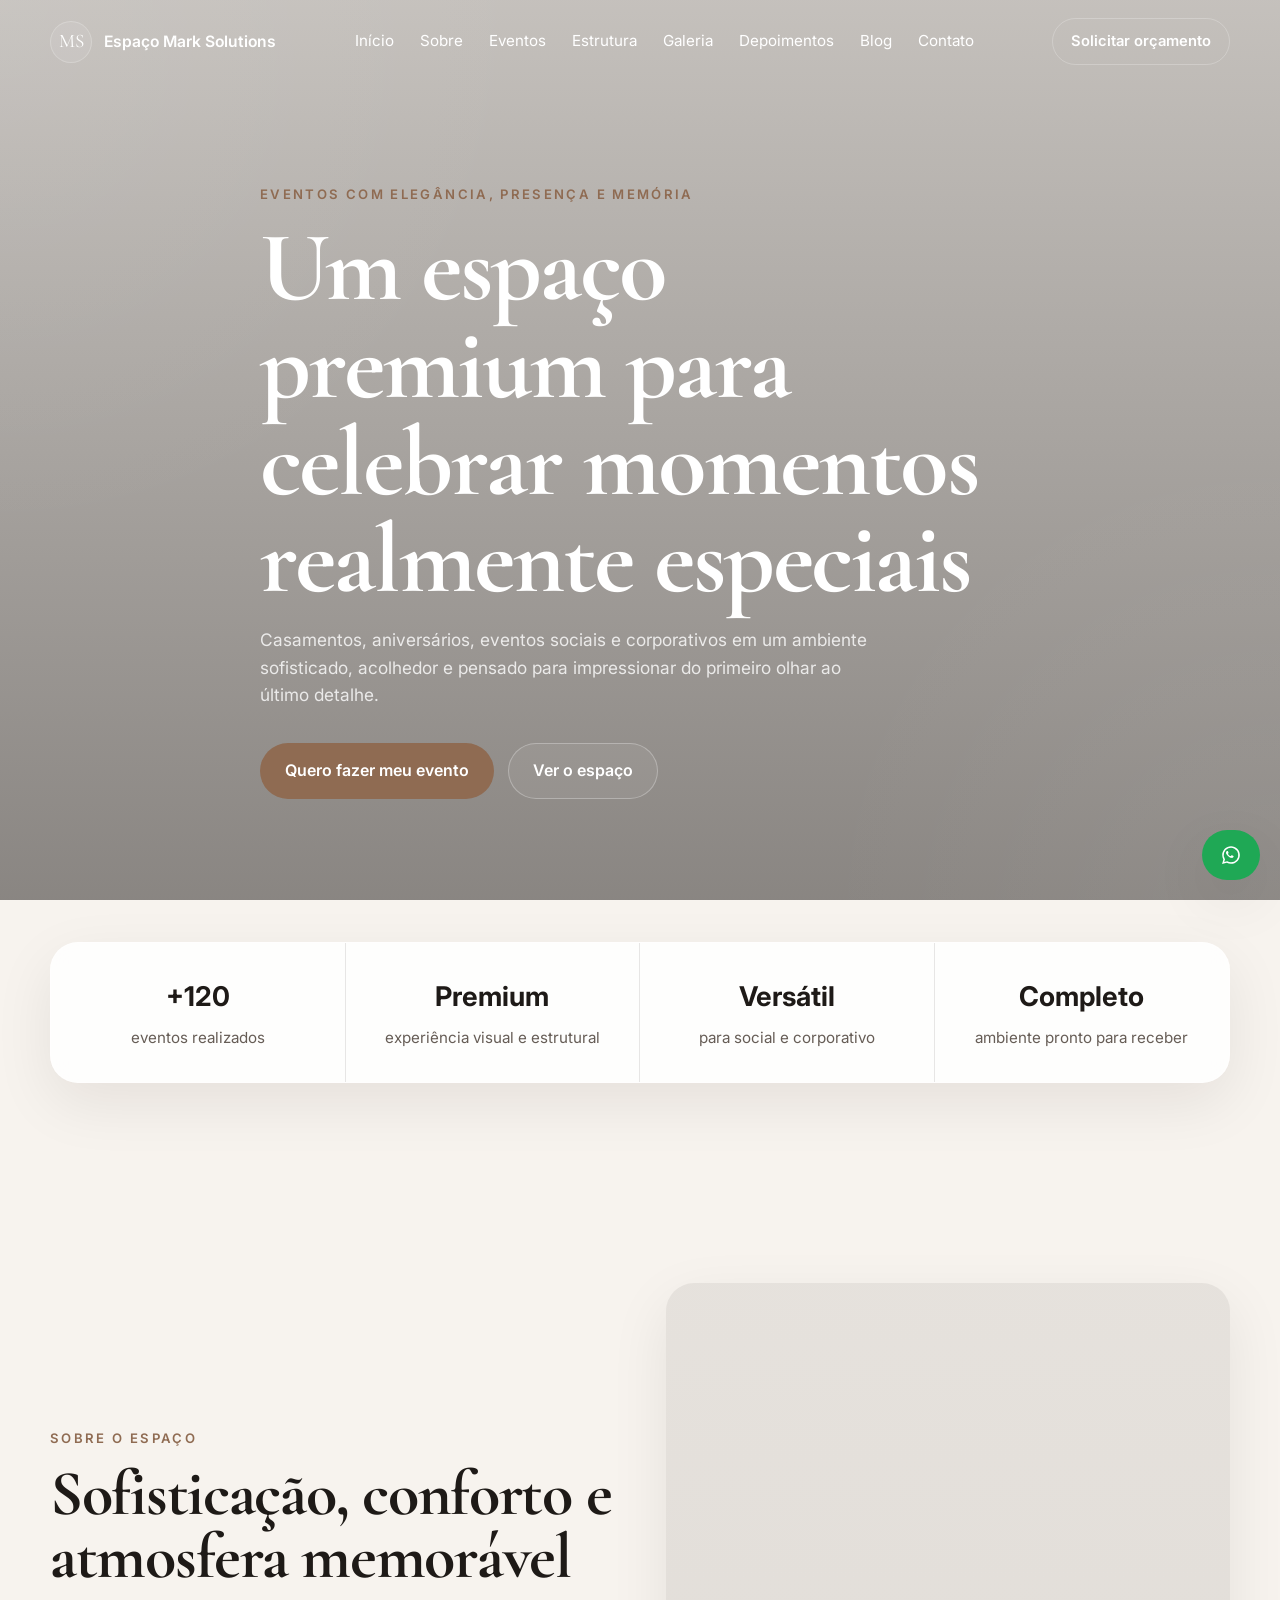
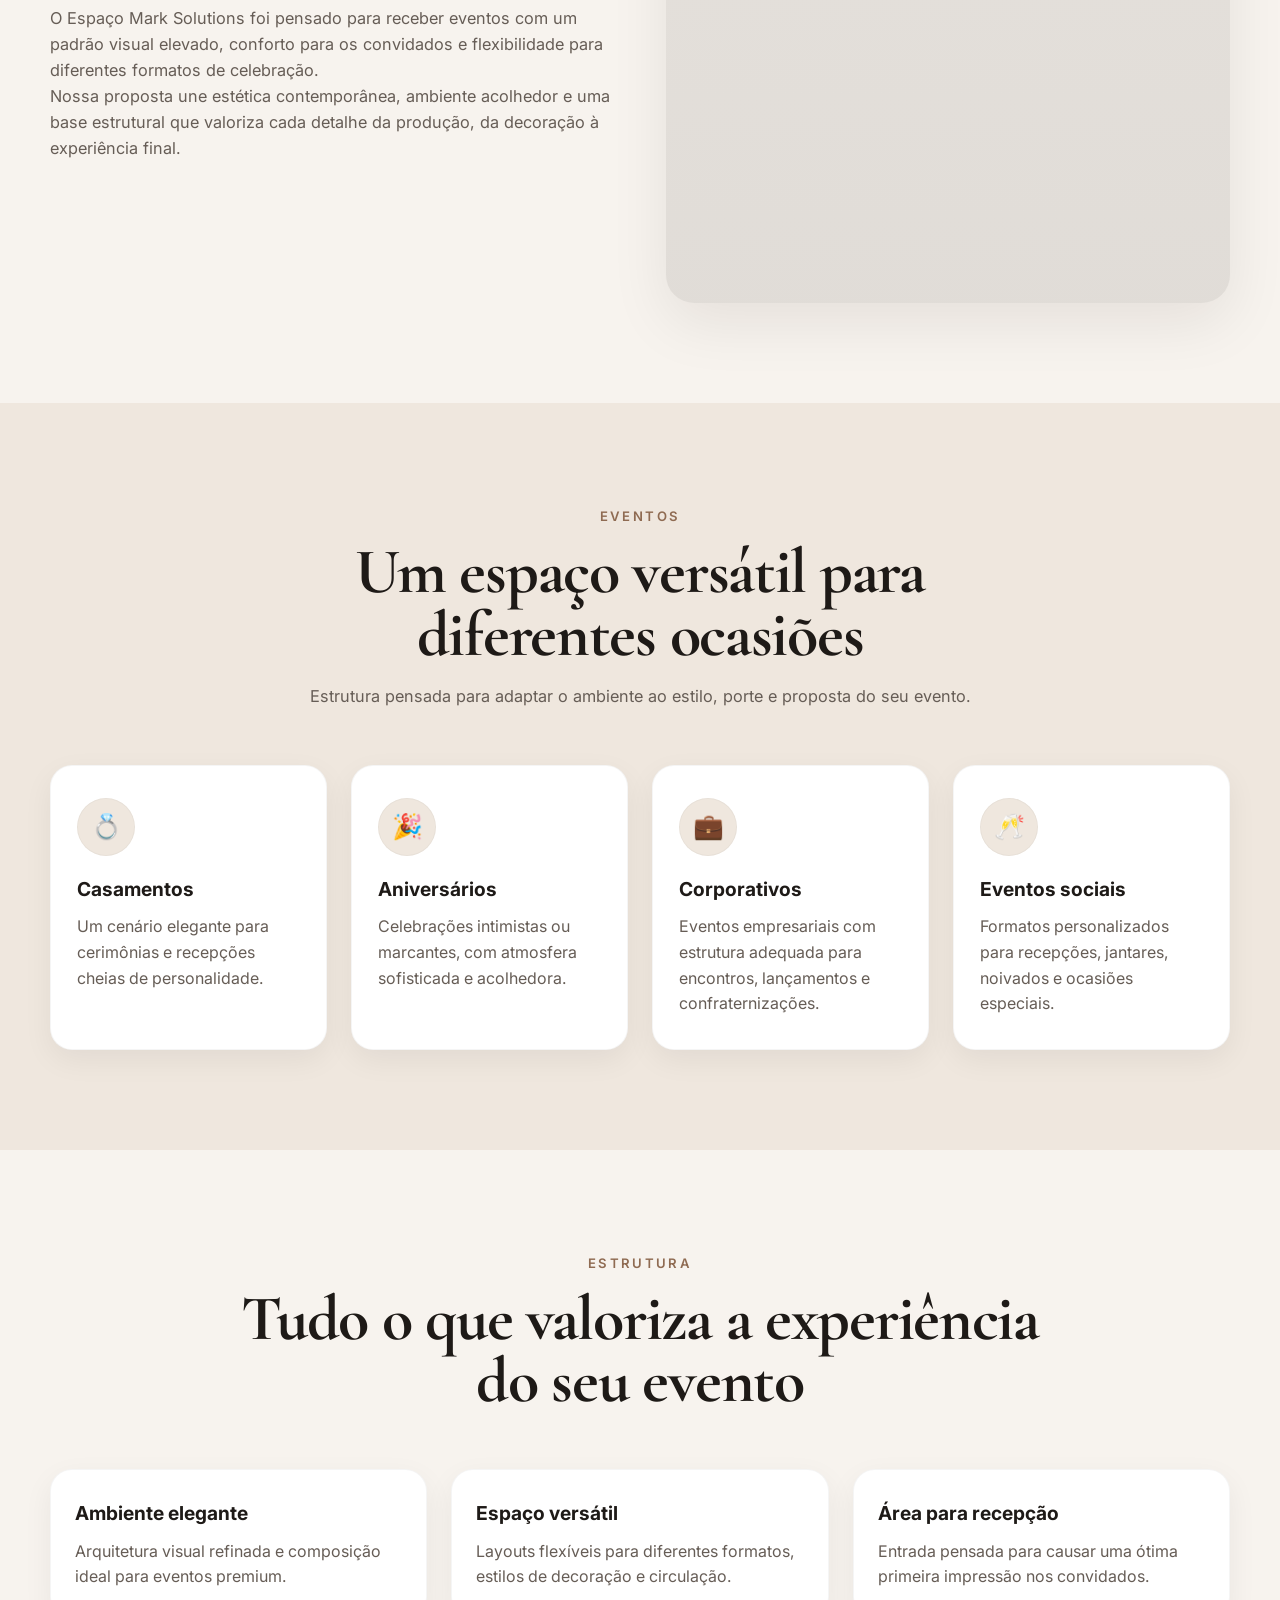
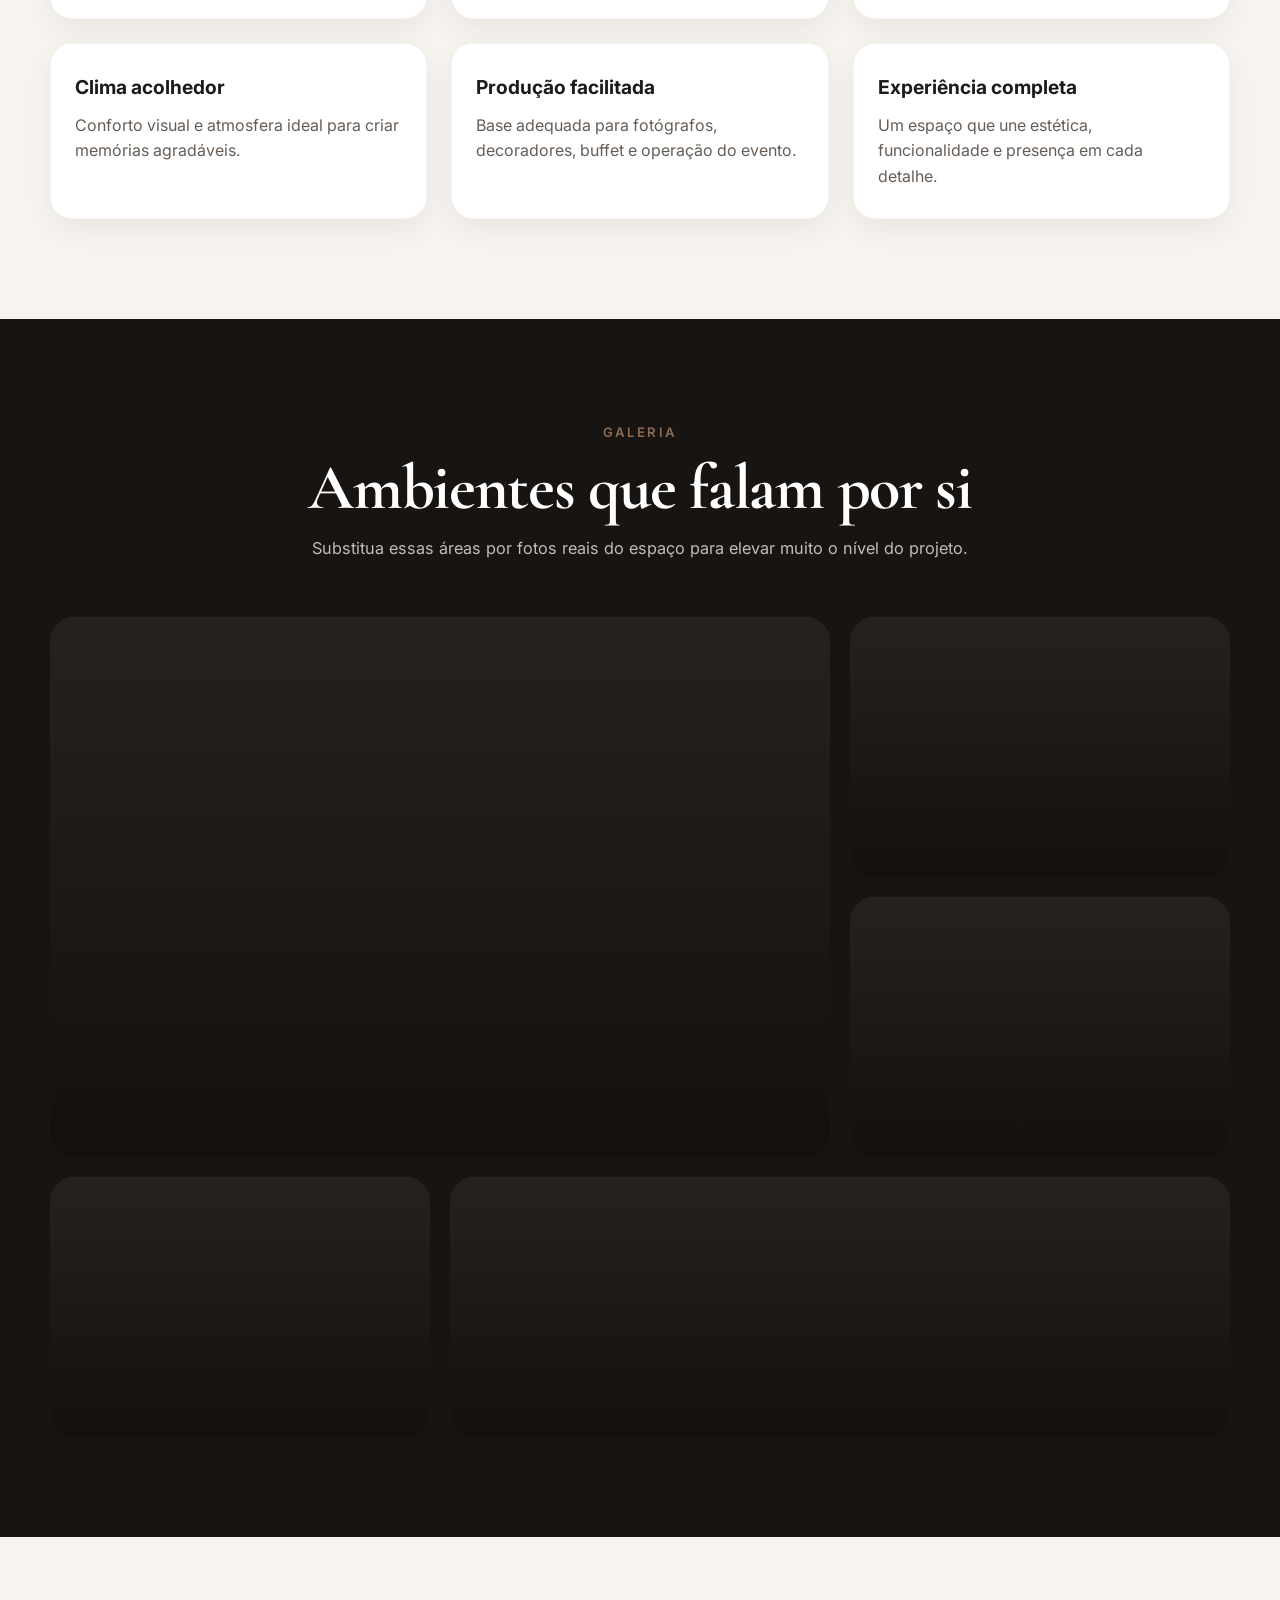
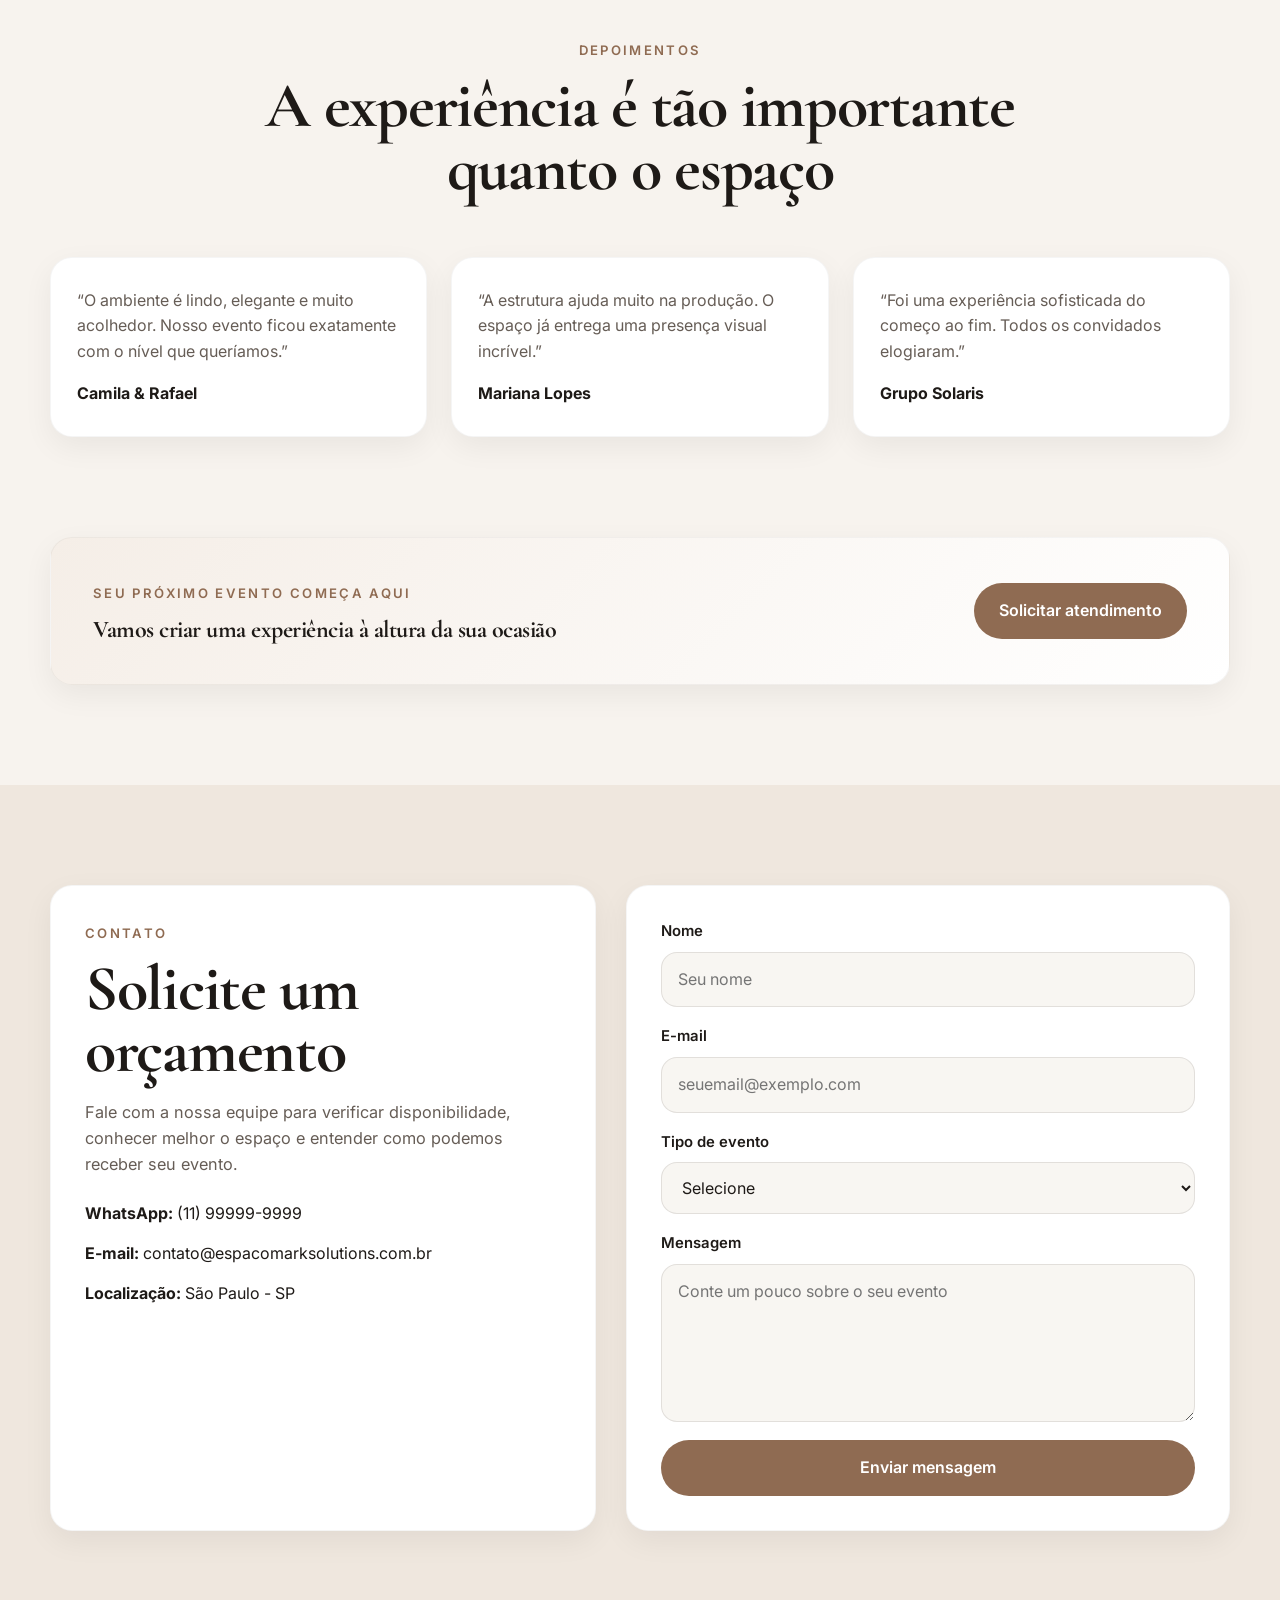
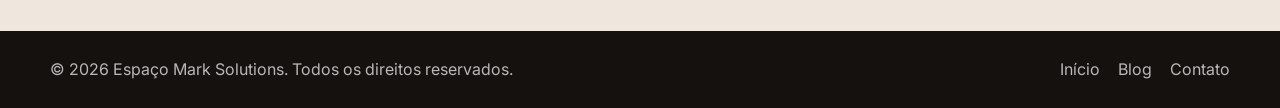
<file: index.html>
<!DOCTYPE html>
<html lang="pt-BR">
<head>
  <meta charset="UTF-8" />
  <meta name="viewport" content="width=device-width, initial-scale=1.0" />
  <title>Espaço Mark Solutions | Eventos Premium</title>
  <meta
    name="description"
    content="Espaço Mark Solutions: um espaço sofisticado para casamentos, aniversários, corporativos e celebrações inesquecíveis."
  />
  <link rel="preconnect" href="https://fonts.googleapis.com" />
  <link rel="preconnect" href="https://fonts.gstatic.com" crossorigin />
  <link
    href="https://fonts.googleapis.com/css2?family=Cormorant+Garamond:wght@500;600;700&family=Inter:wght@300;400;500;600;700&display=swap"
    rel="stylesheet"
  />
  <link rel="stylesheet" href="style.css" />
</head>
<body>
  <header class="site-header" id="header">
    <div class="container header-inner">
      <a href="index.html" class="brand">
        <span class="brand-mark">MS</span>
        <span class="brand-text">Espaço Mark Solutions</span>
      </a>

      <nav class="nav" id="nav">
        <a href="#inicio">Início</a>
        <a href="#sobre">Sobre</a>
        <a href="#eventos">Eventos</a>
        <a href="#estrutura">Estrutura</a>
        <a href="#galeria">Galeria</a>
        <a href="#depoimentos">Depoimentos</a>
        <a href="blog.html">Blog</a>
        <a href="#contato">Contato</a>
      </nav>

      <div class="header-actions">
        <a class="btn btn-outline btn-sm hide-mobile" href="#contato">Solicitar orçamento</a>
        <button class="menu-toggle" id="menuToggle" aria-label="Abrir menu">
          <span></span>
          <span></span>
          <span></span>
        </button>
      </div>
    </div>
  </header>

  <main>
    <section class="hero" id="inicio">
      <div class="hero-overlay"></div>
      <div class="container hero-content reveal">
        <p class="eyebrow">Eventos com elegância, presença e memória</p>
        <h1>Um espaço premium para celebrar momentos realmente especiais</h1>
        <p class="hero-text">
          Casamentos, aniversários, eventos sociais e corporativos em um ambiente
          sofisticado, acolhedor e pensado para impressionar do primeiro olhar ao último detalhe.
        </p>

        <div class="hero-actions">
          <a href="#contato" class="btn btn-primary">Quero fazer meu evento</a>
          <a href="#galeria" class="btn btn-secondary">Ver o espaço</a>
        </div>
      </div>

      <div class="hero-scroll">
      
      </div>
    </section>

    <section class="section section-intro">
      <div class="container stats-grid reveal">
        <div class="stat-card">
          <strong>+120</strong>
          <span>eventos realizados</span>
        </div>
        <div class="stat-card">
          <strong>Premium</strong>
          <span>experiência visual e estrutural</span>
        </div>
        <div class="stat-card">
          <strong>Versátil</strong>
          <span>para social e corporativo</span>
        </div>
        <div class="stat-card">
          <strong>Completo</strong>
          <span>ambiente pronto para receber</span>
        </div>
      </div>
    </section>

    <section class="section" id="sobre">
      <div class="container split-grid">
        <div class="split-content reveal">
          <p class="section-tag">Sobre o espaço</p>
          <h2 class="section-title">Sofisticação, conforto e atmosfera memorável</h2>
          <p class="section-text">
            O Espaço Mark Solutions foi pensado para receber eventos com um padrão visual elevado,
            conforto para os convidados e flexibilidade para diferentes formatos de celebração.
          </p>
          <p class="section-text">
            Nossa proposta une estética contemporânea, ambiente acolhedor e uma base estrutural
            que valoriza cada detalhe da produção, da decoração à experiência final.
          </p>
        </div>

        <div class="split-visual reveal">
          <div class="image-card image-tall"></div>
        </div>
      </div>
    </section>

    <section class="section section-soft" id="eventos">
      <div class="container">
        <div class="section-head reveal">
          <p class="section-tag">Eventos</p>
          <h2 class="section-title">Um espaço versátil para diferentes ocasiões</h2>
          <p class="section-subtext">
            Estrutura pensada para adaptar o ambiente ao estilo, porte e proposta do seu evento.
          </p>
        </div>

        <div class="cards-grid cards-4">
          <article class="feature-card reveal">
            <div class="feature-icon">💍</div>
            <h3>Casamentos</h3>
            <p>
              Um cenário elegante para cerimônias e recepções cheias de personalidade.
            </p>
          </article>

          <article class="feature-card reveal">
            <div class="feature-icon">🎉</div>
            <h3>Aniversários</h3>
            <p>
              Celebrações intimistas ou marcantes, com atmosfera sofisticada e acolhedora.
            </p>
          </article>

          <article class="feature-card reveal">
            <div class="feature-icon">💼</div>
            <h3>Corporativos</h3>
            <p>
              Eventos empresariais com estrutura adequada para encontros, lançamentos e confraternizações.
            </p>
          </article>

          <article class="feature-card reveal">
            <div class="feature-icon">🥂</div>
            <h3>Eventos sociais</h3>
            <p>
              Formatos personalizados para recepções, jantares, noivados e ocasiões especiais.
            </p>
          </article>
        </div>
      </div>
    </section>

    <section class="section" id="estrutura">
      <div class="container">
        <div class="section-head reveal">
          <p class="section-tag">Estrutura</p>
          <h2 class="section-title">Tudo o que valoriza a experiência do seu evento</h2>
        </div>

        <div class="structure-grid">
          <div class="structure-card reveal">
            <h3>Ambiente elegante</h3>
            <p>Arquitetura visual refinada e composição ideal para eventos premium.</p>
          </div>
          <div class="structure-card reveal">
            <h3>Espaço versátil</h3>
            <p>Layouts flexíveis para diferentes formatos, estilos de decoração e circulação.</p>
          </div>
          <div class="structure-card reveal">
            <h3>Área para recepção</h3>
            <p>Entrada pensada para causar uma ótima primeira impressão nos convidados.</p>
          </div>
          <div class="structure-card reveal">
            <h3>Clima acolhedor</h3>
            <p>Conforto visual e atmosfera ideal para criar memórias agradáveis.</p>
          </div>
          <div class="structure-card reveal">
            <h3>Produção facilitada</h3>
            <p>Base adequada para fotógrafos, decoradores, buffet e operação do evento.</p>
          </div>
          <div class="structure-card reveal">
            <h3>Experiência completa</h3>
            <p>Um espaço que une estética, funcionalidade e presença em cada detalhe.</p>
          </div>
        </div>
      </div>
    </section>

    <section class="section section-dark" id="galeria">
      <div class="container">
        <div class="section-head reveal">
          <p class="section-tag">Galeria</p>
          <h2 class="section-title light">Ambientes que falam por si</h2>
          <p class="section-subtext light">
            Substitua essas áreas por fotos reais do espaço para elevar muito o nível do projeto.
          </p>
        </div>

        <div class="gallery-grid">
          <div class="gallery-item large reveal"></div>
          <div class="gallery-item reveal"></div>
          <div class="gallery-item reveal"></div>
          <div class="gallery-item reveal"></div>
          <div class="gallery-item wide reveal"></div>
        </div>
      </div>
    </section>

    <section class="section" id="depoimentos">
      <div class="container">
        <div class="section-head reveal">
          <p class="section-tag">Depoimentos</p>
          <h2 class="section-title">A experiência é tão importante quanto o espaço</h2>
        </div>

        <div class="testimonial-grid">
          <article class="testimonial-card reveal">
            <p>
              “O ambiente é lindo, elegante e muito acolhedor. Nosso evento ficou exatamente
              com o nível que queríamos.”
            </p>
            <strong>Camila & Rafael</strong>
          </article>

          <article class="testimonial-card reveal">
            <p>
              “A estrutura ajuda muito na produção. O espaço já entrega uma presença visual incrível.”
            </p>
            <strong>Mariana Lopes</strong>
          </article>

          <article class="testimonial-card reveal">
            <p>
              “Foi uma experiência sofisticada do começo ao fim. Todos os convidados elogiaram.”
            </p>
            <strong>Grupo Solaris</strong>
          </article>
        </div>
      </div>
    </section>

    <section class="section cta-section">
      <div class="container cta-box reveal">
        <div>
          <p class="section-tag">Seu próximo evento começa aqui</p>
          <h2>Vamos criar uma experiência à altura da sua ocasião</h2>
        </div>
        <a href="#contato" class="btn btn-primary">Solicitar atendimento</a>
      </div>
    </section>

    <section class="section section-soft" id="contato">
      <div class="container contact-grid">
        <div class="contact-info reveal">
          <p class="section-tag">Contato</p>
          <h2 class="section-title">Solicite um orçamento</h2>
          <p class="section-text">
            Fale com a nossa equipe para verificar disponibilidade, conhecer melhor o espaço
            e entender como podemos receber seu evento.
          </p>

          <ul class="contact-list">
            <li><strong>WhatsApp:</strong> (11) 99999-9999</li>
            <li><strong>E-mail:</strong> contato@espacomarksolutions.com.br</li>
            <li><strong>Localização:</strong> São Paulo - SP</li>
          </ul>
        </div>

        <form class="contact-form reveal" id="form-contato">
          <div class="form-group">
            <label for="nome">Nome</label>
            <input type="text" id="nome" name="nome" placeholder="Seu nome" />
          </div>

          <div class="form-group">
            <label for="email">E-mail</label>
            <input type="email" id="email" name="email" placeholder="seuemail@exemplo.com" />
          </div>

          <div class="form-group">
            <label for="tipoEvento">Tipo de evento</label>
            <select id="tipoEvento" name="tipoEvento">
              <option value="">Selecione</option>
              <option>Casamento</option>
              <option>Aniversário</option>
              <option>Corporativo</option>
              <option>Evento social</option>
            </select>
          </div>

          <div class="form-group">
            <label for="mensagem">Mensagem</label>
            <textarea id="mensagem" name="mensagem" rows="5" placeholder="Conte um pouco sobre o seu evento"></textarea>
          </div>

          <button type="submit" class="btn btn-primary btn-full">Enviar mensagem</button>
        </form>
      </div>
    </section>
  </main>

  <a
  href="https://wa.me/5511999999999?text=Olá!%20Gostaria%20de%20mais%20informações%20sobre%20o%20Espaço%20Mark%20Solutions."
  class="whatsapp-float"
  target="_blank"
  rel="noopener noreferrer"
  aria-label="Falar no WhatsApp"
>
  <svg
    xmlns="http://www.w3.org/2000/svg"
    viewBox="0 0 32 32"
    aria-hidden="true"
    class="whatsapp-icon"
  >
    <path
      fill="currentColor"
      d="M19.11 17.23c-.27-.14-1.6-.79-1.84-.88-.25-.09-.43-.14-.61.14-.18.27-.7.88-.86 1.06-.16.18-.31.2-.58.07-.27-.14-1.12-.41-2.14-1.31-.79-.71-1.33-1.59-1.48-1.86-.16-.27-.02-.42.12-.56.12-.12.27-.31.41-.47.14-.16.18-.27.27-.45.09-.18.05-.34-.02-.47-.07-.14-.61-1.47-.84-2.01-.22-.53-.44-.45-.61-.46h-.52c-.18 0-.47.07-.72.34-.25.27-.95.93-.95 2.27s.97 2.63 1.11 2.81c.14.18 1.9 2.9 4.61 4.07.65.28 1.16.45 1.56.58.66.21 1.26.18 1.73.11.53-.08 1.6-.65 1.83-1.28.23-.63.23-1.17.16-1.28-.07-.11-.25-.18-.52-.31z"
    />
    <path
      fill="currentColor"
      d="M16.03 3.2C8.95 3.2 3.2 8.95 3.2 16.03c0 2.25.59 4.44 1.71 6.37L3 29l6.78-1.87a12.75 12.75 0 0 0 6.25 1.69h.01c7.08 0 12.83-5.75 12.83-12.83S23.11 3.2 16.03 3.2zm0 23.45h-.01a10.6 10.6 0 0 1-5.41-1.48l-.39-.23-4.02 1.11 1.08-3.92-.25-.4a10.61 10.61 0 1 1 9 4.92z"
    />
  </svg>
  
  </a>

  <footer class="site-footer">
    <div class="container footer-inner">
      <p>© 2026 Espaço Mark Solutions. Todos os direitos reservados.</p>
      <div class="footer-links">
        <a href="index.html">Início</a>
        <a href="blog.html">Blog</a>
        <a href="#contato">Contato</a>
      </div>
    </div>
  </footer>

  <script src="script.js"></script>
</body>
</html>
</file>
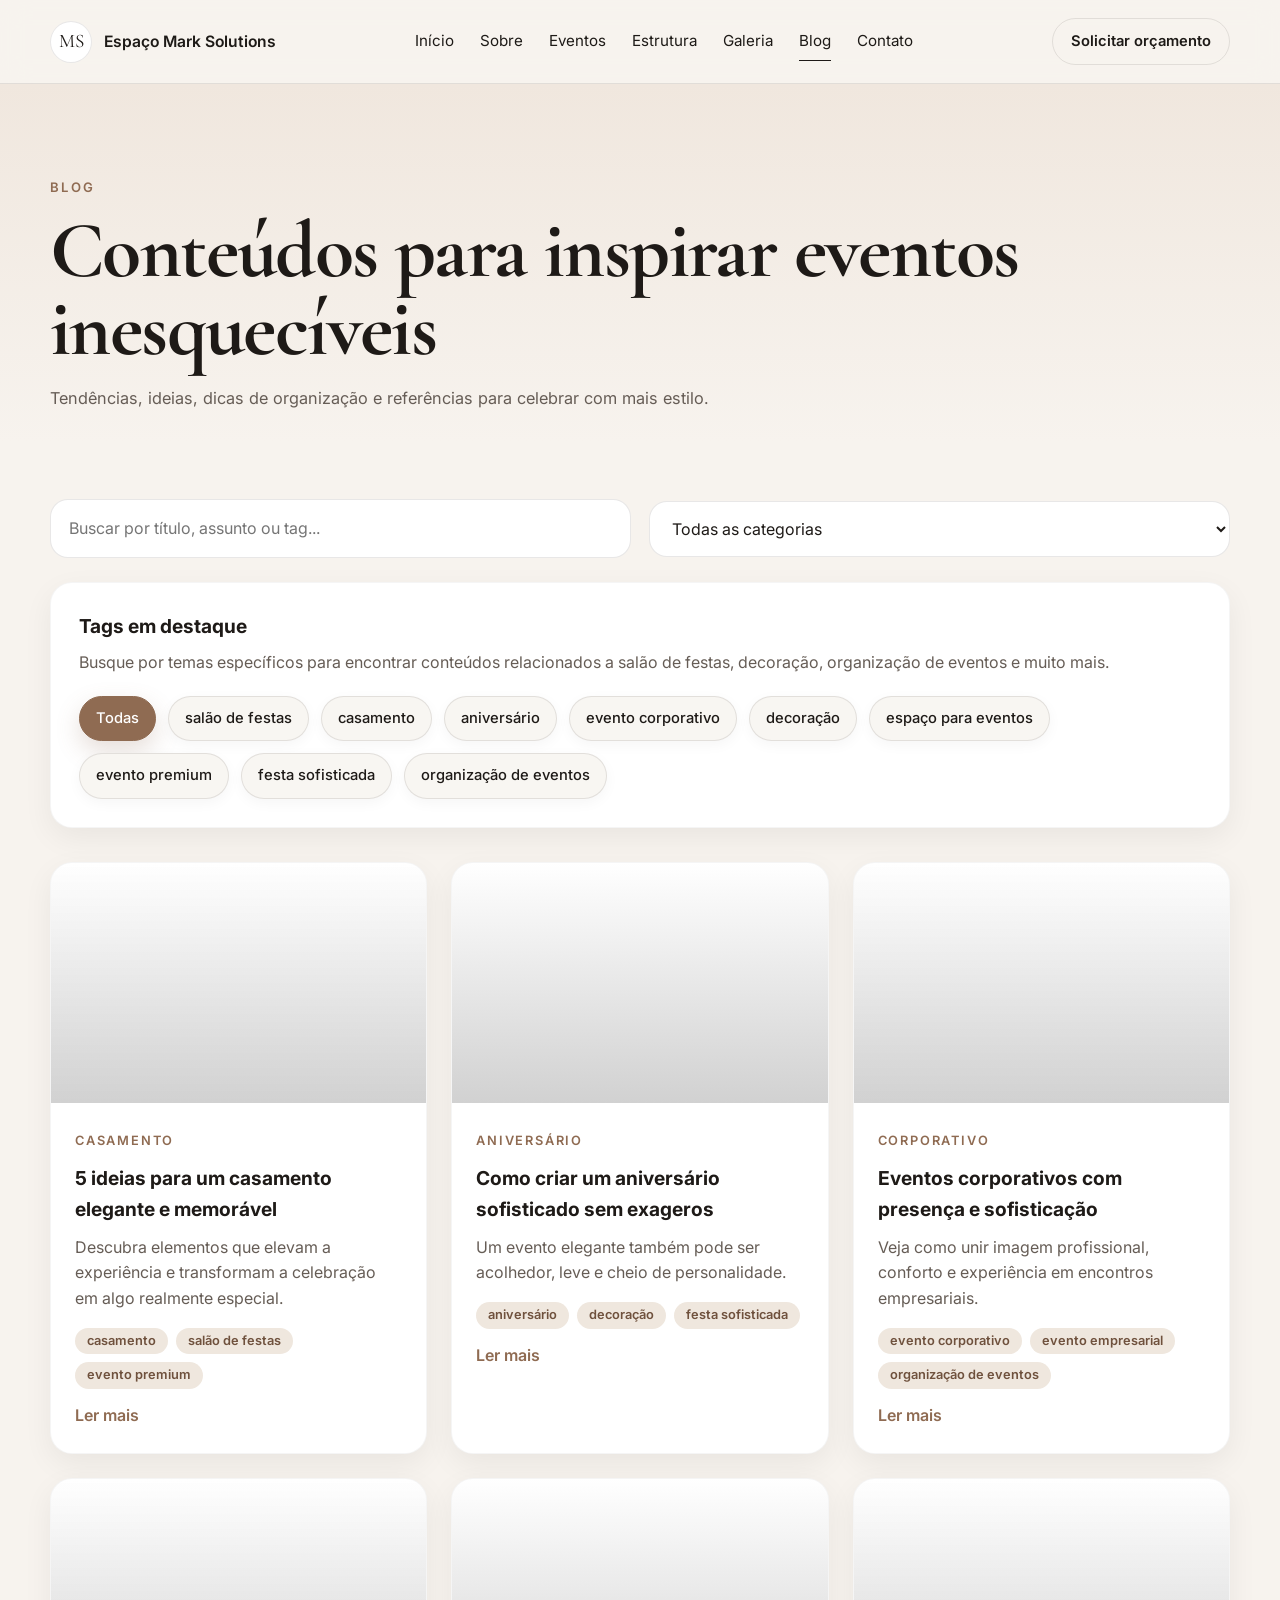
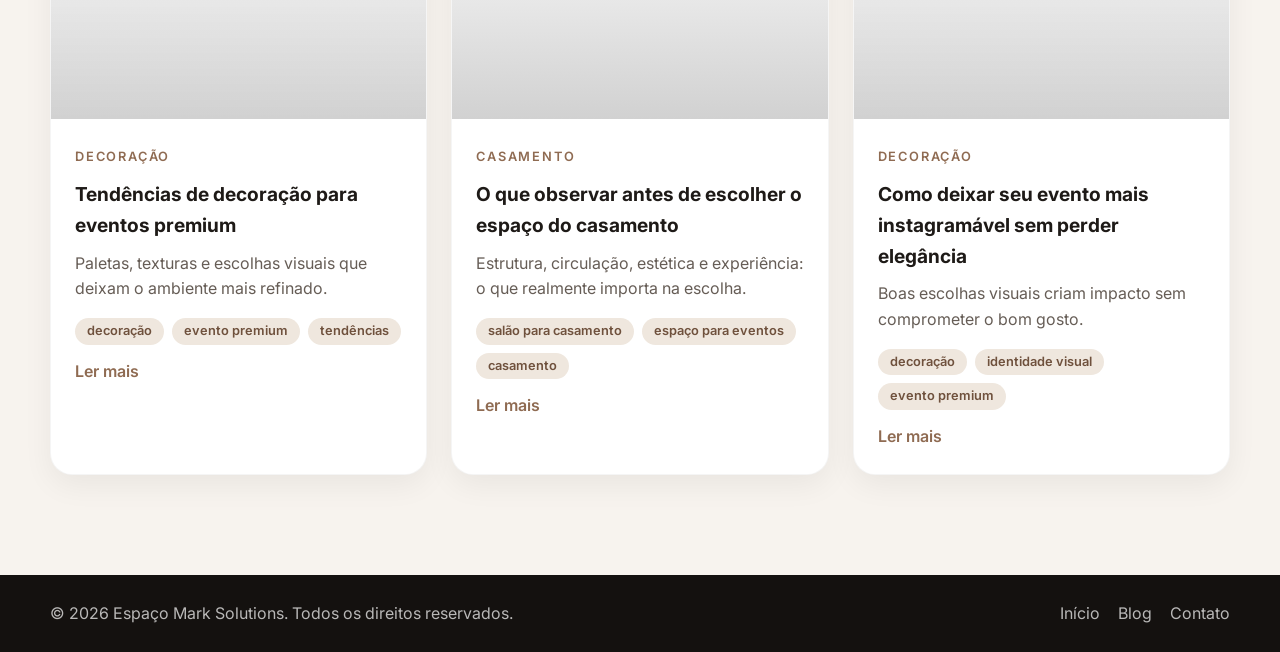
<file: blog.html>
<!DOCTYPE html>
<html lang="pt-BR">
<head>
  <meta charset="UTF-8" />
  <meta name="viewport" content="width=device-width, initial-scale=1.0" />
  <title>Blog | Espaço Mark Solutions</title>
  <meta
    name="description"
    content="Blog do Espaço Mark Solutions com dicas sobre casamentos, aniversários, eventos corporativos, decoração, tendências e organização de eventos premium."
  />
  <meta
    name="keywords"
    content="salão de festas, espaço para eventos, casamento, aniversário, evento corporativo, blog de eventos, decoração para eventos, espaço premium para festas, salão para casamento, aluguel de espaço para eventos, eventos sociais"
  />
  <meta name="robots" content="index, follow" />
  <meta name="author" content="Espaço Mark Solutions" />

  <meta property="og:title" content="Blog | Espaço Mark Solutions" />
  <meta
    property="og:description"
    content="Conteúdos sobre casamentos, aniversários, eventos corporativos, decoração e tendências para eventos especiais."
  />
  <meta property="og:type" content="website" />
  <meta property="og:locale" content="pt_BR" />

  <link rel="preconnect" href="https://fonts.googleapis.com" />
  <link rel="preconnect" href="https://fonts.gstatic.com" crossorigin />
  <link
    href="https://fonts.googleapis.com/css2?family=Cormorant+Garamond:wght@500;600;700&family=Inter:wght@300;400;500;600;700&display=swap"
    rel="stylesheet"
  />
  <link rel="stylesheet" href="style.css" />

  <script type="application/ld+json">
  {
    "@context": "https://schema.org",
    "@type": "Blog",
    "name": "Blog Espaço Mark Solutions",
    "description": "Conteúdos sobre casamentos, aniversários, eventos corporativos, decoração e tendências para eventos premium.",
    "publisher": {
      "@type": "Organization",
      "name": "Espaço Mark Solutions"
    }
  }
  </script>
</head>
<body>
  <header class="site-header solid" id="header">
    <div class="container header-inner">
      <a href="index.html" class="brand">
        <span class="brand-mark">MS</span>
        <span class="brand-text">Espaço Mark Solutions</span>
      </a>

      <nav class="nav" id="nav">
        <a href="index.html">Início</a>
        <a href="index.html#sobre">Sobre</a>
        <a href="index.html#eventos">Eventos</a>
        <a href="index.html#estrutura">Estrutura</a>
        <a href="index.html#galeria">Galeria</a>
        <a href="blog.html" class="active">Blog</a>
        <a href="index.html#contato">Contato</a>
      </nav>

      <div class="header-actions">
        <a class="btn btn-outline btn-sm hide-mobile" href="index.html#contato">Solicitar orçamento</a>
        <button class="menu-toggle" id="menuToggle" aria-label="Abrir menu">
          <span></span>
          <span></span>
          <span></span>
        </button>
      </div>
    </div>
  </header>

  <main class="blog-page">
    <section class="blog-hero">
      <div class="container reveal">
        <p class="section-tag">Blog</p>
        <h1 class="blog-title">Conteúdos para inspirar eventos inesquecíveis</h1>
        <p class="blog-subtitle">
          Tendências, ideias, dicas de organização e referências para celebrar com mais estilo.
        </p>
      </div>
    </section>

    <section class="section blog-section">
      <div class="container">
        <div class="blog-toolbar reveal">
          <div class="search-box">
            <input
              type="text"
              id="blogSearch"
              placeholder="Buscar por título, assunto ou tag..."
            />
          </div>

          <div class="filter-box">
            <select id="blogFilter">
              <option value="todos">Todas as categorias</option>
              <option value="casamento">Casamento</option>
              <option value="aniversario">Aniversário</option>
              <option value="corporativo">Corporativo</option>
              <option value="decoracao">Decoração</option>
            </select>
          </div>
        </div>

        <div class="blog-tags-box reveal">
          <div class="blog-tags-head">
            <h2>Tags em destaque</h2>
            <p>
              Busque por temas específicos para encontrar conteúdos relacionados a salão de festas, decoração, organização de eventos e muito mais. 
            </p>
          </div>

          <div class="blog-tags-list" id="tagButtons">
            <button class="tag-chip active" data-tag="todas" type="button">Todas</button>
            <button class="tag-chip" data-tag="salão de festas" type="button">salão de festas</button>
            <button class="tag-chip" data-tag="casamento" type="button">casamento</button>
            <button class="tag-chip" data-tag="aniversário" type="button">aniversário</button>
            <button class="tag-chip" data-tag="evento corporativo" type="button">evento corporativo</button>
            <button class="tag-chip" data-tag="decoração" type="button">decoração</button>
            <button class="tag-chip" data-tag="espaço para eventos" type="button">espaço para eventos</button>
            <button class="tag-chip" data-tag="evento premium" type="button">evento premium</button>
            <button class="tag-chip" data-tag="festa sofisticada" type="button">festa sofisticada</button>
            <button class="tag-chip" data-tag="organização de eventos" type="button">organização de eventos</button>
          </div>
        </div>

        <div class="blog-grid" id="blogGrid">
          <article
            class="post-card reveal"
            data-category="casamento"
            data-title="5 ideias para um casamento elegante e memorável"
            data-tags="casamento, salão de festas, espaço para eventos, evento premium, cerimônia, recepção, festa sofisticada"
          >
            <div class="post-thumb"></div>
            <div class="post-content">
              <span class="post-category">Casamento</span>
              <h3>5 ideias para um casamento elegante e memorável</h3>
              <p>
                Descubra elementos que elevam a experiência e transformam a celebração em algo realmente especial.
              </p>

              <div class="post-tags">
                <span>casamento</span>
                <span>salão de festas</span>
                <span>evento premium</span>
              </div>

              <a href="#" class="post-link">Ler mais</a>
            </div>
          </article>

          <article
            class="post-card reveal"
            data-category="aniversario"
            data-title="Como criar um aniversário sofisticado sem exageros"
            data-tags="aniversário, festa sofisticada, espaço para eventos, salão de festas, decoração, comemoração"
          >
            <div class="post-thumb"></div>
            <div class="post-content">
              <span class="post-category">Aniversário</span>
              <h3>Como criar um aniversário sofisticado sem exageros</h3>
              <p>
                Um evento elegante também pode ser acolhedor, leve e cheio de personalidade.
              </p>

              <div class="post-tags">
                <span>aniversário</span>
                <span>decoração</span>
                <span>festa sofisticada</span>
              </div>

              <a href="#" class="post-link">Ler mais</a>
            </div>
          </article>

          <article
            class="post-card reveal"
            data-category="corporativo"
            data-title="Eventos corporativos com presença e sofisticação"
            data-tags="evento corporativo, espaço para eventos, confraternização, evento empresarial, organização de eventos"
          >
            <div class="post-thumb"></div>
            <div class="post-content">
              <span class="post-category">Corporativo</span>
              <h3>Eventos corporativos com presença e sofisticação</h3>
              <p>
                Veja como unir imagem profissional, conforto e experiência em encontros empresariais.
              </p>

              <div class="post-tags">
                <span>evento corporativo</span>
                <span>evento empresarial</span>
                <span>organização de eventos</span>
              </div>

              <a href="#" class="post-link">Ler mais</a>
            </div>
          </article>

          <article
            class="post-card reveal"
            data-category="decoracao"
            data-title="Tendências de decoração para eventos premium"
            data-tags="decoração, evento premium, espaço para eventos, festa sofisticada, tendências de eventos"
          >
            <div class="post-thumb"></div>
            <div class="post-content">
              <span class="post-category">Decoração</span>
              <h3>Tendências de decoração para eventos premium</h3>
              <p>
                Paletas, texturas e escolhas visuais que deixam o ambiente mais refinado.
              </p>

              <div class="post-tags">
                <span>decoração</span>
                <span>evento premium</span>
                <span>tendências</span>
              </div>

              <a href="post-decoracao-premium.html" class="post-link">Ler mais</a>
            </div>
          </article>

          <article
            class="post-card reveal"
            data-category="casamento"
            data-title="O que observar antes de escolher o espaço do casamento"
            data-tags="casamento, espaço para eventos, salão para casamento, recepção, cerimônia, aluguel de espaço para eventos"
          >
            <div class="post-thumb"></div>
            <div class="post-content">
              <span class="post-category">Casamento</span>
              <h3>O que observar antes de escolher o espaço do casamento</h3>
              <p>
                Estrutura, circulação, estética e experiência: o que realmente importa na escolha.
              </p>

              <div class="post-tags">
                <span>salão para casamento</span>
                <span>espaço para eventos</span>
                <span>casamento</span>
              </div>

              <a href="#" class="post-link">Ler mais</a>
            </div>
          </article>

          <article
            class="post-card reveal"
            data-category="decoracao"
            data-title="Como deixar seu evento mais instagramável sem perder elegância"
            data-tags="decoração, evento premium, festa sofisticada, espaço para eventos, identidade visual"
          >
            <div class="post-thumb"></div>
            <div class="post-content">
              <span class="post-category">Decoração</span>
              <h3>Como deixar seu evento mais instagramável sem perder elegância</h3>
              <p>
                Boas escolhas visuais criam impacto sem comprometer o bom gosto.
              </p>

              <div class="post-tags">
                <span>decoração</span>
                <span>identidade visual</span>
                <span>evento premium</span>
              </div>

              <a href="#" class="post-link">Ler mais</a>
            </div>
          </article>
        </div>

        <p class="no-results" id="noResults">Nenhum conteúdo encontrado para sua busca.</p>
      </div>
    </section>
  </main>

  <footer class="site-footer">
    <div class="container footer-inner">
      <p>© 2026 Espaço Mark Solutions. Todos os direitos reservados.</p>
      <div class="footer-links">
        <a href="index.html">Início</a>
        <a href="blog.html">Blog</a>
        <a href="index.html#contato">Contato</a>
      </div>
    </div>
  </footer>

  <script src="script.js"></script>
</body>
</html>
</file>
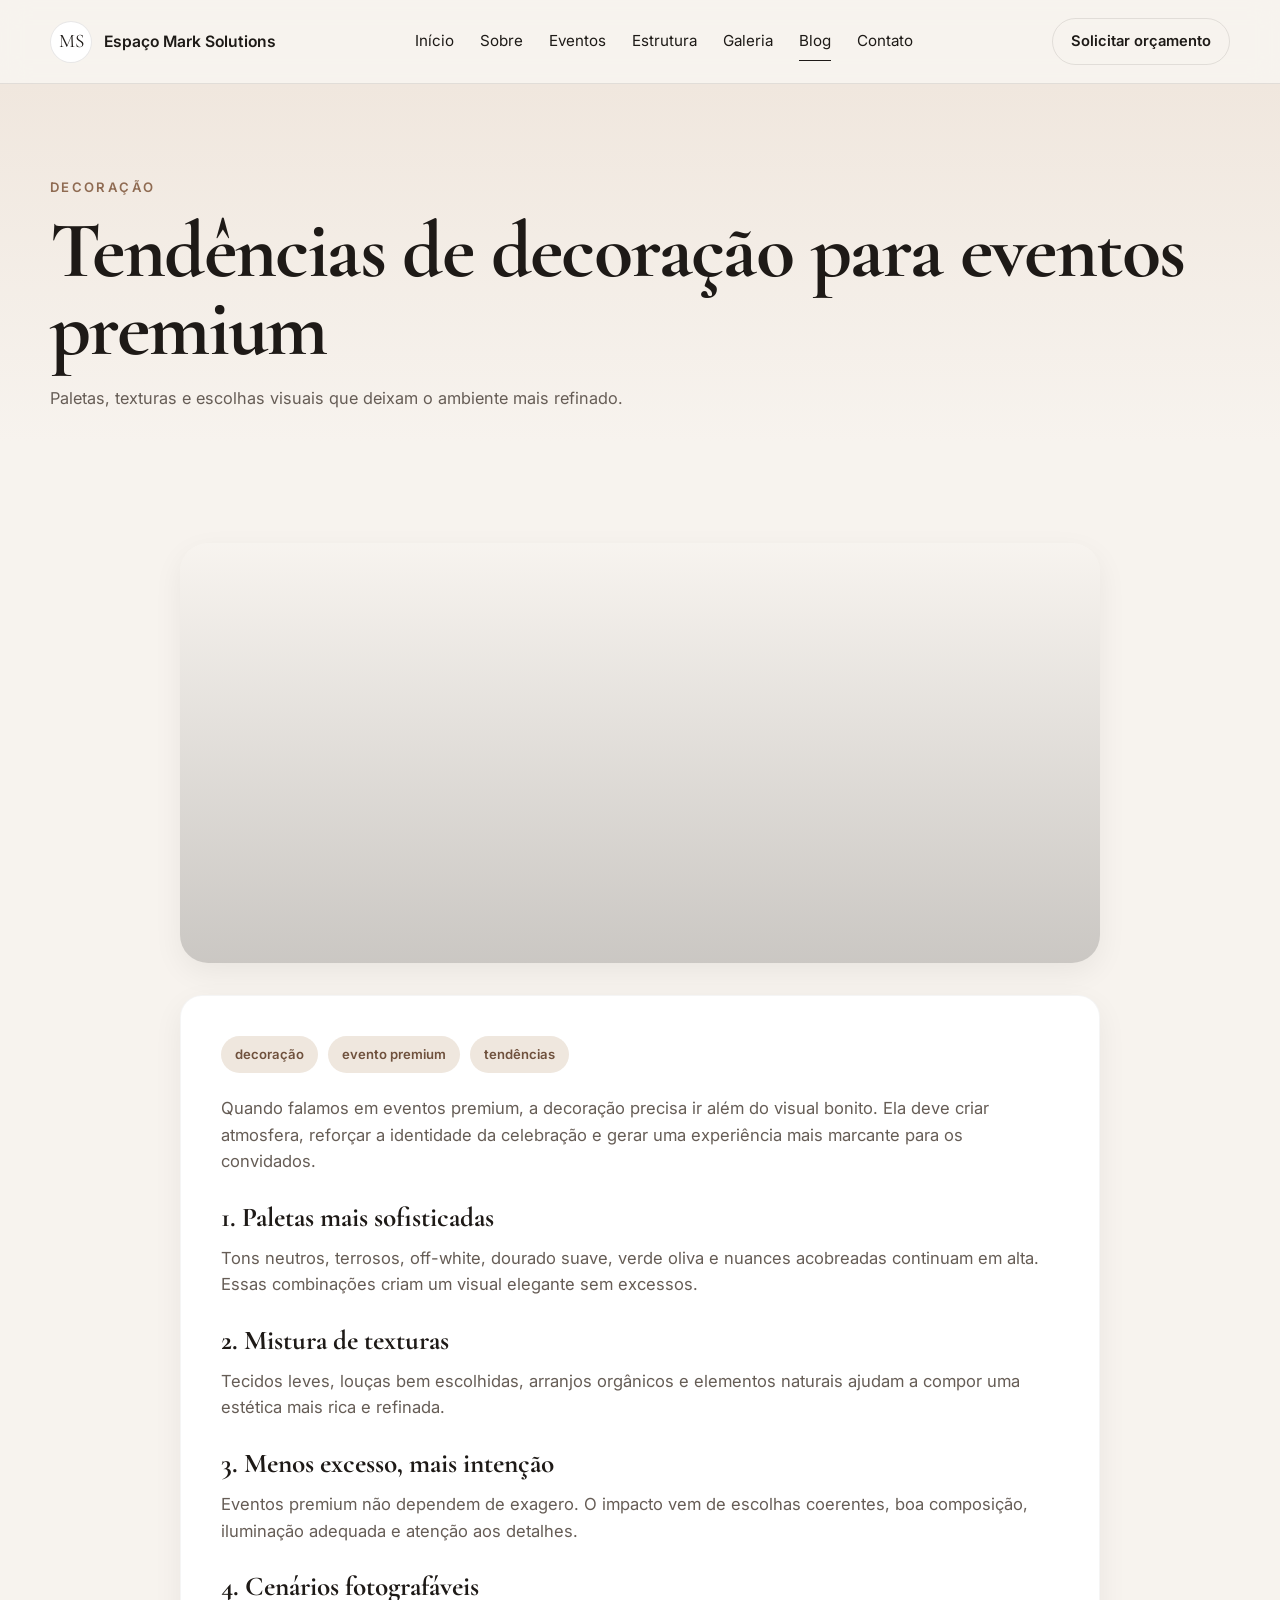
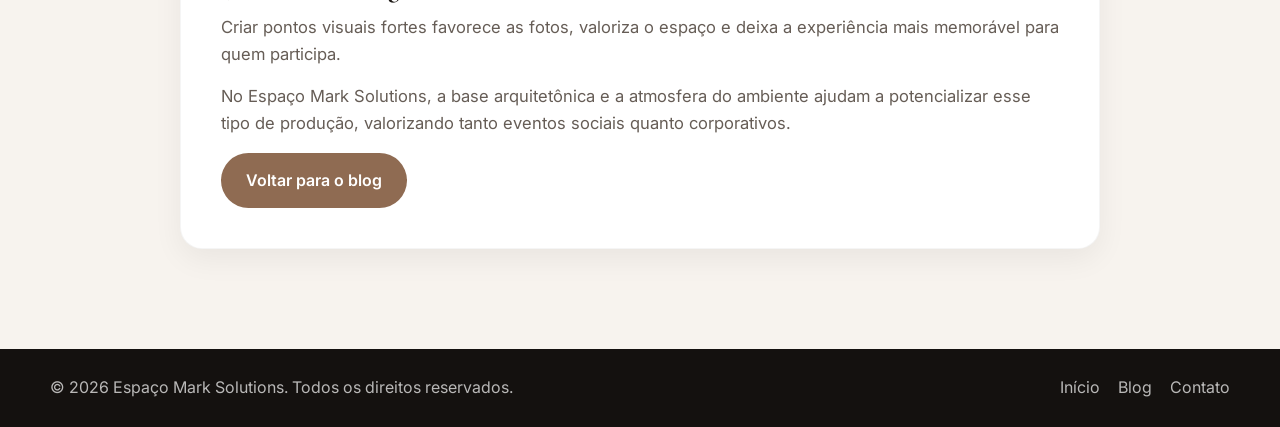
<file: post-decoracao-premium.html>
<!DOCTYPE html>
<html lang="pt-BR">
<head>
  <meta charset="UTF-8" />
  <meta name="viewport" content="width=device-width, initial-scale=1.0" />
  <title>Tendências de decoração para eventos premium | Espaço Mark Solutions</title>
  <meta
    name="description"
    content="Confira tendências de decoração para eventos premium e descubra como criar um ambiente sofisticado, elegante e memorável."
  />
  <link rel="preconnect" href="https://fonts.googleapis.com" />
  <link rel="preconnect" href="https://fonts.gstatic.com" crossorigin />
  <link
    href="https://fonts.googleapis.com/css2?family=Cormorant+Garamond:wght@500;600;700&family=Inter:wght@300;400;500;600;700&display=swap"
    rel="stylesheet"
  />
  <link rel="stylesheet" href="style.css" />
</head>
<body>
  <header class="site-header solid" id="header">
    <div class="container header-inner">
      <a href="index.html" class="brand">
        <span class="brand-mark">MS</span>
        <span class="brand-text">Espaço Mark Solutions</span>
      </a>

      <nav class="nav" id="nav">
        <a href="index.html">Início</a>
        <a href="index.html#sobre">Sobre</a>
        <a href="index.html#eventos">Eventos</a>
        <a href="index.html#estrutura">Estrutura</a>
        <a href="index.html#galeria">Galeria</a>
        <a href="blog.html" class="active">Blog</a>
        <a href="index.html#contato">Contato</a>
      </nav>

      <div class="header-actions">
        <a class="btn btn-outline btn-sm hide-mobile" href="index.html#contato">Solicitar orçamento</a>
        <button class="menu-toggle" id="menuToggle" aria-label="Abrir menu">
          <span></span>
          <span></span>
          <span></span>
        </button>
      </div>
    </div>
  </header>

  <main class="blog-page">
    <section class="blog-hero">
      <div class="container reveal">
        <p class="section-tag">Decoração</p>
        <h1 class="blog-title">Tendências de decoração para eventos premium</h1>
        <p class="blog-subtitle">
          Paletas, texturas e escolhas visuais que deixam o ambiente mais refinado.
        </p>
      </div>
    </section>

    <section class="section">
      <div class="container post-layout reveal">
        <div class="post-hero-image"></div>

        <article class="post-article">
          <div class="post-meta-tags">
            <span>decoração</span>
            <span>evento premium</span>
            <span>tendências</span>
          </div>

          <p>
            Quando falamos em eventos premium, a decoração precisa ir além do visual bonito.
            Ela deve criar atmosfera, reforçar a identidade da celebração e gerar uma experiência
            mais marcante para os convidados.
          </p>

          <h2>1. Paletas mais sofisticadas</h2>
          <p>
            Tons neutros, terrosos, off-white, dourado suave, verde oliva e nuances acobreadas
            continuam em alta. Essas combinações criam um visual elegante sem excessos.
          </p>

          <h2>2. Mistura de texturas</h2>
          <p>
            Tecidos leves, louças bem escolhidas, arranjos orgânicos e elementos naturais ajudam
            a compor uma estética mais rica e refinada.
          </p>

          <h2>3. Menos excesso, mais intenção</h2>
          <p>
            Eventos premium não dependem de exagero. O impacto vem de escolhas coerentes, boa composição,
            iluminação adequada e atenção aos detalhes.
          </p>

          <h2>4. Cenários fotografáveis</h2>
          <p>
            Criar pontos visuais fortes favorece as fotos, valoriza o espaço e deixa a experiência
            mais memorável para quem participa.
          </p>

          <p>
            No Espaço Mark Solutions, a base arquitetônica e a atmosfera do ambiente ajudam a potencializar
            esse tipo de produção, valorizando tanto eventos sociais quanto corporativos.
          </p>

          <a href="blog.html" class="btn btn-primary">Voltar para o blog</a>
        </article>
      </div>
    </section>
  </main>

  <footer class="site-footer">
    <div class="container footer-inner">
      <p>© 2026 Espaço Mark Solutions. Todos os direitos reservados.</p>
      <div class="footer-links">
        <a href="index.html">Início</a>
        <a href="blog.html">Blog</a>
        <a href="index.html#contato">Contato</a>
      </div>
    </div>
  </footer>

  <script src="script.js"></script>
</body>
</html>
</file>
<file: style.css>
:root {
  --bg: #f7f3ee;
  --bg-soft: #efe7de;
  --bg-dark: #171411;
  --surface: #ffffff;
  --surface-2: #f8f6f2;
  --text: #1e1a17;
  --text-soft: #665d56;
  --line: rgba(30, 26, 23, 0.1);
  --primary: #8f6b52;
  --primary-dark: #6f513d;
  --white: #ffffff;
  --shadow: 0 20px 60px rgba(20, 14, 10, 0.08);
  --shadow-soft: 0 10px 30px rgba(20, 14, 10, 0.06);
  --radius: 22px;
  --radius-sm: 14px;
  --container: 1180px;
  --header-height: 84px;
  --font-title: "Cormorant Garamond", serif;
  --font-body: "Inter", sans-serif;
}

* {
  margin: 0;
  padding: 0;
  box-sizing: border-box;
}

html {
  scroll-behavior: smooth;
}

body {
  background: var(--bg);
  color: var(--text);
  font-family: var(--font-body);
  line-height: 1.6;
  overflow-x: hidden;
}

img {
  max-width: 100%;
  display: block;
}

a {
  color: inherit;
  text-decoration: none;
}

button,
input,
select,
textarea {
  font: inherit;
}

.container {
  width: min(100% - 32px, var(--container));
  margin: 0 auto;
}

.section {
  padding: 100px 0;
}

.section-soft {
  background: var(--bg-soft);
}

.section-dark {
  background: var(--bg-dark);
  color: var(--white);
}

.light {
  color: var(--white);
}

.section-head {
  text-align: center;
  max-width: 820px;
  margin: 0 auto 56px;
}

.section-tag,
.eyebrow {
  display: inline-block;
  font-size: 0.82rem;
  letter-spacing: 0.18em;
  text-transform: uppercase;
  color: var(--primary);
  margin-bottom: 14px;
  font-weight: 600;
}

.section-title,
.blog-title,
.hero h1,
.cta-box h2 {
  font-family: var(--font-title);
  line-height: 0.98;
  letter-spacing: -0.02em;
}

.section-title {
  font-size: clamp(2.4rem, 5vw, 4rem);
  margin-bottom: 16px;
}

.section-subtext,
.section-text,
.hero-text,
.blog-subtitle {
  color: var(--text-soft);
  font-size: 1.02rem;
}

.section-dark .section-subtext {
  color: rgba(255, 255, 255, 0.72);
}

/* HEADER */
.site-header {
  position: fixed;
  top: 0;
  left: 0;
  width: 100%;
  height: var(--header-height);
  z-index: 1000;
  transition: 0.35s ease;
  background: transparent;
  border-bottom: 1px solid transparent;
}

.site-header.scrolled,
.site-header.solid {
  background: rgba(247, 243, 238, 0.92);
  backdrop-filter: blur(14px);
  border-bottom: 1px solid var(--line);
}

.header-inner {
  height: 100%;
  display: flex;
  align-items: center;
  justify-content: space-between;
  gap: 24px;
}

.brand {
  display: flex;
  align-items: center;
  gap: 12px;
  min-width: fit-content;
}

.brand-mark {
  width: 42px;
  height: 42px;
  display: grid;
  place-items: center;
  border: 1px solid rgba(255, 255, 255, 0.22);
  border-radius: 50%;
  font-family: var(--font-title);
  font-size: 1.2rem;
  color: var(--white);
  background: rgba(255, 255, 255, 0.08);
}

.site-header.scrolled .brand-mark,
.site-header.solid .brand-mark {
  color: var(--text);
  border-color: var(--line);
  background: var(--surface);
}

.brand-text {
  font-weight: 600;
  font-size: 0.98rem;
  color: var(--white);
}

.site-header.scrolled .brand-text,
.site-header.solid .brand-text {
  color: var(--text);
}

.nav {
  display: flex;
  align-items: center;
  gap: 26px;
}

.nav a {
  font-size: 0.95rem;
  color: var(--white);
  position: relative;
}

.site-header.scrolled .nav a,
.site-header.solid .nav a {
  color: var(--text);
}

.nav a::after {
  content: "";
  position: absolute;
  left: 0;
  bottom: -7px;
  width: 0;
  height: 1px;
  background: currentColor;
  transition: 0.3s ease;
}

.nav a:hover::after,
.nav a.active::after {
  width: 100%;
}

.header-actions {
  display: flex;
  align-items: center;
  gap: 14px;
}

.menu-toggle {
  display: none;
  width: 46px;
  height: 46px;
  border: 1px solid var(--line);
  border-radius: 50%;
  background: var(--surface);
  cursor: pointer;
  position: relative;
}

.menu-toggle span {
  position: absolute;
  left: 50%;
  width: 18px;
  height: 2px;
  background: var(--text);
  transform: translateX(-50%);
  transition: 0.3s ease;
}

.menu-toggle span:nth-child(1) {
  top: 16px;
}

.menu-toggle span:nth-child(2) {
  top: 22px;
}

.menu-toggle span:nth-child(3) {
  top: 28px;
}

.menu-toggle.active span:nth-child(1) {
  top: 22px;
  transform: translateX(-50%) rotate(45deg);
}

.menu-toggle.active span:nth-child(2) {
  opacity: 0;
}

.menu-toggle.active span:nth-child(3) {
  top: 22px;
  transform: translateX(-50%) rotate(-45deg);
}

/* BOTÕES */
.btn {
  display: inline-flex;
  align-items: center;
  justify-content: center;
  border-radius: 999px;
  padding: 14px 24px;
  font-weight: 600;
  transition: 0.3s ease;
  cursor: pointer;
  border: 1px solid transparent;
}

.btn-sm {
  padding: 11px 18px;
  font-size: 0.92rem;
}

.btn-primary {
  background: var(--primary);
  color: var(--white);
}

.btn-primary:hover {
  background: var(--primary-dark);
  transform: translateY(-2px);
}

.btn-secondary {
  border: 1px solid rgba(255, 255, 255, 0.28);
  color: var(--white);
  background: rgba(255, 255, 255, 0.06);
}

.btn-secondary:hover {
  background: rgba(255, 255, 255, 0.12);
}

.btn-outline {
  border: 1px solid rgba(255, 255, 255, 0.24);
  color: var(--white);
  background: transparent;
}

.site-header.scrolled .btn-outline,
.site-header.solid .btn-outline {
  color: var(--text);
  border-color: var(--line);
}

.btn-full {
  width: 100%;
}

/* HERO */
.hero {
  position: relative;
  min-height: 100vh;
  display: flex;
  align-items: center;
  background:
    linear-gradient(rgba(18, 14, 12, 0.22), rgba(18, 14, 12, 0.48)),
    url("https://images.unsplash.com/photo-1519225421980-715cb0215aed?auto=format&fit=crop&w=1600&q=80")
    center/cover no-repeat;
  overflow: hidden;
}

.hero-overlay {
  position: absolute;
  inset: 0;
  background:
    radial-gradient(circle at top left, rgba(255, 255, 255, 0.08), transparent 35%),
    radial-gradient(circle at bottom right, rgba(255, 255, 255, 0.05), transparent 30%);
}

.hero-content {
  position: relative;
  z-index: 2;
  max-width: 760px;
  padding-top: 80px;
}

.hero h1 {
  font-size: clamp(3.2rem, 8vw, 6.2rem);
  color: var(--white);
  margin-bottom: 18px;
}

.hero-text {
  font-size: 1.08rem;
  color: rgba(255, 255, 255, 0.8);
  max-width: 620px;
  margin-bottom: 34px;
}

.hero-actions {
  display: flex;
  gap: 14px;
  flex-wrap: wrap;
}

.hero-scroll {
  position: absolute;
  bottom: 28px;
  left: 50%;
  transform: translateX(-50%);
  z-index: 2;
}

.hero-scroll span {
  color: rgba(255, 255, 255, 0.72);
  font-size: 0.82rem;
  letter-spacing: 0.16em;
  text-transform: uppercase;
}

/* INTRO STATS */
.section-intro {
  margin-top: -58px;
  position: relative;
  z-index: 3;
}

.stats-grid {
  background: rgba(255, 255, 255, 0.86);
  backdrop-filter: blur(12px);
  border: 1px solid rgba(255, 255, 255, 0.4);
  box-shadow: var(--shadow);
  border-radius: 28px;
  display: grid;
  grid-template-columns: repeat(4, 1fr);
  overflow: hidden;
}

.stat-card {
  padding: 32px 24px;
  text-align: center;
  border-right: 1px solid var(--line);
}

.stat-card:last-child {
  border-right: none;
}

.stat-card strong {
  display: block;
  font-size: 1.7rem;
  margin-bottom: 6px;
  color: var(--text);
}

.stat-card span {
  color: var(--text-soft);
  font-size: 0.95rem;
}

/* SPLIT */
.split-grid {
  display: grid;
  grid-template-columns: 1fr 1fr;
  gap: 52px;
  align-items: center;
}

.image-card {
  border-radius: 28px;
  min-height: 560px;
  box-shadow: var(--shadow);
  background:
    linear-gradient(rgba(26, 20, 15, 0.08), rgba(26, 20, 15, 0.1)),
    url("https://images.unsplash.com/photo-1511578314322-379afb476865?auto=format&fit=crop&w=1200&q=80")
    center/cover no-repeat;
}

.image-tall {
  min-height: 620px;
}

/* CARDS */
.cards-grid {
  display: grid;
  gap: 24px;
}

.cards-4 {
  grid-template-columns: repeat(4, 1fr);
}

.feature-card,
.structure-card,
.testimonial-card,
.post-card,
.cta-box,
.contact-form,
.contact-info,
.blog-tags-box {
  background: var(--surface);
  border-radius: var(--radius);
  box-shadow: var(--shadow-soft);
  border: 1px solid rgba(0, 0, 0, 0.04);
}

.feature-card {
  padding: 32px 26px;
}

.feature-icon {
  width: 58px;
  height: 58px;
  border-radius: 50%;
  display: flex;
  align-items: center;
  justify-content: center;
  background: var(--bg-soft);
  color: var(--primary);
  font-size: 1.55rem;
  line-height: 1;
  margin-bottom: 18px;
  box-shadow: inset 0 0 0 1px rgba(0, 0, 0, 0.03);
}

.feature-card h3,
.structure-card h3,
.post-card h3 {
  font-size: 1.2rem;
  margin-bottom: 10px;
}

.feature-card p,
.structure-card p,
.testimonial-card p,
.post-card p {
  color: var(--text-soft);
}

/* STRUCTURE */
.structure-grid {
  display: grid;
  grid-template-columns: repeat(3, 1fr);
  gap: 24px;
}

.structure-card {
  padding: 28px 24px;
}

/* GALLERY */
.gallery-grid {
  display: grid;
  grid-template-columns: repeat(3, 1fr);
  grid-auto-rows: 260px;
  gap: 20px;
}

.gallery-item {
  border-radius: 24px;
  overflow: hidden;
  background:
    linear-gradient(rgba(255, 255, 255, 0.06), rgba(0, 0, 0, 0.18)),
    url("https://images.unsplash.com/photo-1511795409834-ef04bbd61622?auto=format&fit=crop&w=1200&q=80")
    center/cover no-repeat;
}

.gallery-item:nth-child(2) {
  background-image:
    linear-gradient(rgba(255, 255, 255, 0.06), rgba(0, 0, 0, 0.18)),
    url("https://images.unsplash.com/photo-1519167758481-83f550bb49b3?auto=format&fit=crop&w=1200&q=80");
}

.gallery-item:nth-child(3) {
  background-image:
    linear-gradient(rgba(255, 255, 255, 0.06), rgba(0, 0, 0, 0.18)),
    url("https://images.unsplash.com/photo-1464366400600-7168b8af9bc3?auto=format&fit=crop&w=1200&q=80");
}

.gallery-item:nth-child(4) {
  background-image:
    linear-gradient(rgba(255, 255, 255, 0.06), rgba(0, 0, 0, 0.18)),
    url("https://images.unsplash.com/photo-1519741497674-611481863552?auto=format&fit=crop&w=1200&q=80");
}

.gallery-item:nth-child(5) {
  background-image:
    linear-gradient(rgba(255, 255, 255, 0.06), rgba(0, 0, 0, 0.18)),
    url("https://images.unsplash.com/photo-1505236858219-8359eb29e329?auto=format&fit=crop&w=1200&q=80");
}

.gallery-item.large {
  grid-column: span 2;
  grid-row: span 2;
}

.gallery-item.wide {
  grid-column: span 2;
}

/* TESTIMONIAL */
.testimonial-grid {
  display: grid;
  grid-template-columns: repeat(3, 1fr);
  gap: 24px;
}

.testimonial-card {
  padding: 30px 26px;
}

.testimonial-card strong {
  display: inline-block;
  margin-top: 16px;
  color: var(--text);
}

/* CTA */
.cta-section {
  padding-top: 0;
}

.cta-box {
  padding: 42px;
  display: flex;
  align-items: center;
  justify-content: space-between;
  gap: 20px;
  background: linear-gradient(135deg, #f5eee7, #ffffff);
}

/* CONTACT */
.contact-grid {
  display: grid;
  grid-template-columns: 0.95fr 1.05fr;
  gap: 30px;
}

.contact-info,
.contact-form {
  padding: 34px;
}

.contact-list {
  list-style: none;
  margin-top: 24px;
  display: grid;
  gap: 14px;
}

.form-group {
  display: grid;
  gap: 8px;
  margin-bottom: 18px;
}

.form-group label {
  font-size: 0.93rem;
  font-weight: 600;
}

.form-group input,
.form-group select,
.form-group textarea {
  width: 100%;
  border: 1px solid var(--line);
  border-radius: 16px;
  background: var(--surface-2);
  padding: 14px 16px;
  color: var(--text);
  outline: none;
  transition: 0.25s ease;
}

.form-group input:focus,
.form-group select:focus,
.form-group textarea:focus {
  border-color: var(--primary);
  background: var(--white);
}

/* BLOG */
.blog-page {
  padding-top: var(--header-height);
}

.blog-hero {
  padding: 90px 0 32px;
  background: linear-gradient(180deg, #f0e7de 0%, #f7f3ee 100%);
}

.blog-title {
  font-size: clamp(2.8rem, 7vw, 5rem);
  margin-bottom: 16px;
}

.blog-subtitle {
  max-width: 720px;
}

.blog-section {
  padding-top: 56px;
}

.blog-toolbar {
  display: flex;
  gap: 18px;
  justify-content: space-between;
  align-items: center;
  margin-bottom: 24px;
  flex-wrap: wrap;
}

.search-box,
.filter-box {
  flex: 1;
  min-width: 260px;
}

.search-box input,
.filter-box select {
  width: 100%;
  padding: 16px 18px;
  border-radius: 18px;
  border: 1px solid var(--line);
  background: var(--surface);
  outline: none;
  color: var(--text);
  transition: 0.25s ease;
}

.search-box input:focus,
.filter-box select:focus {
  border-color: var(--primary);
  background: var(--white);
}

/* BLOG TAGS */
.blog-tags-box {
  padding: 28px;
  margin-bottom: 34px;
}

.blog-tags-head {
  margin-bottom: 20px;
}

.blog-tags-head h2 {
  font-size: 1.2rem;
  margin-bottom: 8px;
}

.blog-tags-head p {
  color: var(--text-soft);
}

.blog-tags-list {
  display: flex;
  flex-wrap: wrap;
  gap: 12px;
}

.tag-chip {
  appearance: none;
  -webkit-appearance: none;
  border: 1px solid var(--line);
  background: var(--surface-2);
  color: var(--text);
  padding: 10px 16px;
  border-radius: 999px;
  cursor: pointer;
  transition: all 0.25s ease;
  font-size: 0.92rem;
  font-weight: 500;
  outline: none;
  box-shadow: 0 4px 14px rgba(20, 14, 10, 0.04);
}

.tag-chip:hover {
  background: var(--bg-soft);
  border-color: rgba(143, 107, 82, 0.35);
  color: var(--primary-dark);
  transform: translateY(-1px);
}

.tag-chip.active {
  background: var(--primary);
  border-color: var(--primary);
  color: var(--white);
  box-shadow: 0 10px 24px rgba(143, 107, 82, 0.22);
}

/* GRID BLOG */
.blog-grid {
  display: grid;
  grid-template-columns: repeat(3, 1fr);
  gap: 24px;
}

.post-card {
  overflow: hidden;
  transition: transform 0.3s ease, box-shadow 0.3s ease;
}

.post-card:hover {
  transform: translateY(-6px);
  box-shadow: var(--shadow);
}

.post-thumb {
  height: 240px;
  background:
    linear-gradient(rgba(255, 255, 255, 0.06), rgba(0, 0, 0, 0.18)),
    url("https://images.unsplash.com/photo-1511285560929-80b456fea0bc?auto=format&fit=crop&w=1200&q=80")
    center/cover no-repeat;
}

.post-card:nth-child(2) .post-thumb {
  background-image:
    linear-gradient(rgba(255, 255, 255, 0.06), rgba(0, 0, 0, 0.18)),
    url("https://images.unsplash.com/photo-1511578314322-379afb476865?auto=format&fit=crop&w=1200&q=80");
}

.post-card:nth-child(3) .post-thumb {
  background-image:
    linear-gradient(rgba(255, 255, 255, 0.06), rgba(0, 0, 0, 0.18)),
    url("https://images.unsplash.com/photo-1492684223066-81342ee5ff30?auto=format&fit=crop&w=1200&q=80");
}

.post-card:nth-child(4) .post-thumb {
  background-image:
    linear-gradient(rgba(255, 255, 255, 0.06), rgba(0, 0, 0, 0.18)),
    url("https://images.unsplash.com/photo-1464207687429-7505649dae38?auto=format&fit=crop&w=1200&q=80");
}

.post-card:nth-child(5) .post-thumb {
  background-image:
    linear-gradient(rgba(255, 255, 255, 0.06), rgba(0, 0, 0, 0.18)),
    url("https://images.unsplash.com/photo-1519225421980-715cb0215aed?auto=format&fit=crop&w=1200&q=80");
}

.post-card:nth-child(6) .post-thumb {
  background-image:
    linear-gradient(rgba(255, 255, 255, 0.06), rgba(0, 0, 0, 0.18)),
    url("https://images.unsplash.com/photo-1519741497674-611481863552?auto=format&fit=crop&w=1200&q=80");
}

.post-content {
  padding: 24px;
}

.post-category {
  display: inline-block;
  margin-bottom: 12px;
  font-size: 0.8rem;
  text-transform: uppercase;
  letter-spacing: 0.14em;
  color: var(--primary);
  font-weight: 600;
}

.post-link {
  display: inline-block;
  margin-top: 14px;
  font-weight: 600;
  color: var(--primary);
}

/* TAGS DOS POSTS */
.post-tags {
  display: flex;
  flex-wrap: wrap;
  gap: 8px;
  margin-top: 16px;
}

.post-tags span {
  display: inline-flex;
  align-items: center;
  padding: 7px 12px;
  border-radius: 999px;
  background: var(--bg-soft);
  color: var(--primary-dark);
  font-size: 0.8rem;
  font-weight: 600;
  line-height: 1;
}

.no-results {
  display: none;
  margin-top: 28px;
  color: var(--text-soft);
  text-align: center;
  font-weight: 500;
}

/* PÁGINA INTERNA DO POST */
.post-layout {
  max-width: 920px;
}

.post-hero-image {
  width: 100%;
  height: 420px;
  border-radius: 28px;
  margin-bottom: 32px;
  background:
    linear-gradient(rgba(255, 255, 255, 0.06), rgba(0, 0, 0, 0.18)),
    url("https://images.unsplash.com/photo-1464207687429-7505649dae38?auto=format&fit=crop&w=1400&q=80")
    center/cover no-repeat;
  box-shadow: var(--shadow-soft);
}

.post-article {
  background: var(--surface);
  border-radius: var(--radius);
  box-shadow: var(--shadow-soft);
  border: 1px solid rgba(0, 0, 0, 0.04);
  padding: 40px;
}

.post-article h2 {
  font-size: 1.7rem;
  margin: 28px 0 12px;
  font-family: var(--font-title);
  line-height: 1.1;
  color: var(--text);
}

.post-article p {
  font-size: 1.04rem;
  color: var(--text-soft);
  margin-bottom: 16px;
}

.post-meta-tags {
  display: flex;
  flex-wrap: wrap;
  gap: 10px;
  margin-bottom: 22px;
}

.post-meta-tags span {
  display: inline-flex;
  align-items: center;
  padding: 8px 14px;
  border-radius: 999px;
  background: var(--bg-soft);
  color: var(--primary-dark);
  font-size: 0.82rem;
  font-weight: 600;
}

/* FOOTER */
.site-footer {
  background: #14110f;
  color: rgba(255, 255, 255, 0.7);
  padding: 26px 0;
}

.footer-inner {
  display: flex;
  justify-content: space-between;
  gap: 20px;
  flex-wrap: wrap;
}

.footer-links {
  display: flex;
  gap: 18px;
}

.footer-links a:hover {
  color: var(--white);
}

/* WHATSAPP */
.whatsapp-float {
  position: fixed;
  right: 20px;
  bottom: 20px;
  z-index: 999;
  background: #1fa855;
  color: #fff;
  padding: 14px 18px;
  border-radius: 999px;
  box-shadow: var(--shadow);
  font-weight: 700;
  display: inline-flex;
  align-items: center;
  gap: 10px;
  transition: transform 0.25s ease, background 0.25s ease;
}

.whatsapp-float:hover {
  transform: translateY(-3px);
  background: #189247;
}

.whatsapp-icon {
  width: 22px;
  height: 22px;
  flex-shrink: 0;
}

/* REVEAL */
.reveal {
  opacity: 0;
  transform: translateY(28px);
  transition: opacity 0.7s ease, transform 0.7s ease;
}

.reveal.active {
  opacity: 1;
  transform: translateY(0);
}

/* RESPONSIVO */
@media (max-width: 1100px) {
  .cards-4,
  .structure-grid,
  .blog-grid,
  .testimonial-grid {
    grid-template-columns: repeat(2, 1fr);
  }

  .split-grid,
  .contact-grid {
    grid-template-columns: 1fr;
  }

  .image-tall {
    min-height: 500px;
  }
}

@media (max-width: 860px) {
  .hide-mobile {
    display: none;
  }

  .menu-toggle {
    display: block;
  }

  .nav {
    position: absolute;
    top: calc(var(--header-height) + 10px);
    left: 16px;
    right: 16px;
    background: rgba(255, 255, 255, 0.98);
    border: 1px solid var(--line);
    border-radius: 24px;
    box-shadow: var(--shadow);
    padding: 18px;
    display: flex;
    flex-direction: column;
    align-items: flex-start;
    gap: 16px;
    opacity: 0;
    pointer-events: none;
    transform: translateY(-10px);
    transition: 0.3s ease;
  }

  .nav.active {
    opacity: 1;
    pointer-events: auto;
    transform: translateY(0);
  }

  .nav a {
    color: var(--text) !important;
  }

  .stats-grid,
  .cards-4,
  .structure-grid,
  .gallery-grid,
  .testimonial-grid,
  .blog-grid {
    grid-template-columns: 1fr;
  }

  .stat-card {
    border-right: none;
    border-bottom: 1px solid var(--line);
  }

  .stat-card:last-child {
    border-bottom: none;
  }

  .gallery-item.large,
  .gallery-item.wide {
    grid-column: span 1;
    grid-row: span 1;
  }

  .gallery-grid {
    grid-auto-rows: 220px;
  }

  .cta-box {
    flex-direction: column;
    align-items: flex-start;
  }

  .section,
  .blog-hero {
    padding: 80px 0;
  }

  .hero h1 {
    font-size: clamp(2.8rem, 12vw, 4.5rem);
  }

  .blog-tags-box {
    padding: 22px;
  }

  .blog-tags-list {
    gap: 10px;
  }

  .tag-chip {
    padding: 9px 14px;
    font-size: 0.88rem;
  }
}

@media (max-width: 540px) {
  .hero-actions {
    flex-direction: column;
    align-items: stretch;
  }

  .btn,
  .btn-sm {
    width: 100%;
  }

  .contact-info,
  .contact-form,
  .feature-card,
  .structure-card,
  .testimonial-card,
  .post-content,
  .cta-box,
  .blog-tags-box {
    padding: 24px;
  }

  .search-box,
  .filter-box {
    min-width: 100%;
  }

  .post-hero-image {
    height: 260px;
    border-radius: 22px;
  }

  .post-article {
    padding: 24px;
  }
}
</file>
